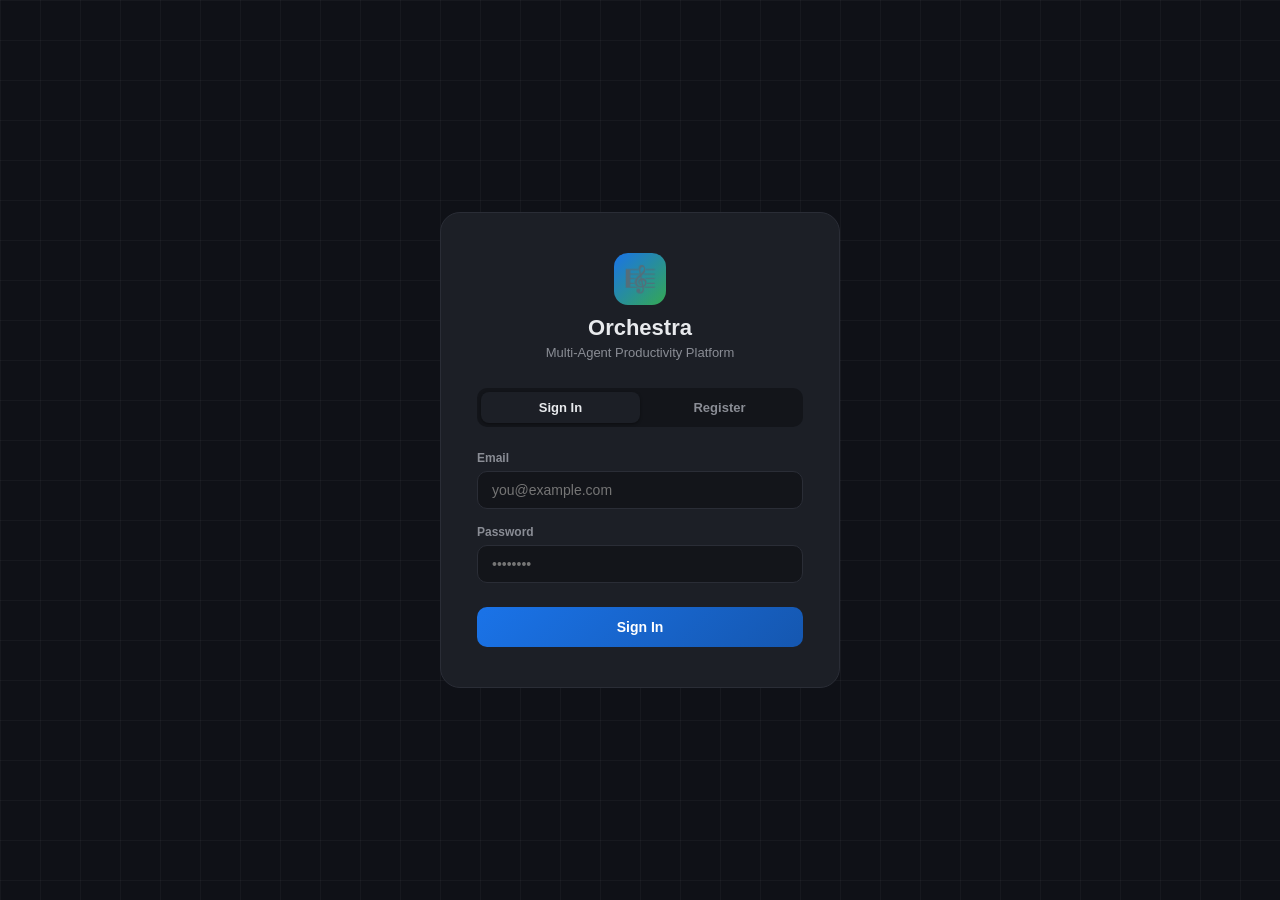
<file: frontend/login.html>
<!DOCTYPE html>
<html lang="en">
<head>
<meta charset="UTF-8">
<meta name="viewport" content="width=device-width, initial-scale=1.0">
<title>Orchestra — Sign In</title>
<style>
  *, *::before, *::after { box-sizing: border-box; margin: 0; padding: 0; }
  body {
    font-family: -apple-system, BlinkMacSystemFont, "Segoe UI", Roboto, sans-serif;
    background-color: #0f1117;
    background-image:
      linear-gradient(rgba(255,255,255,0.035) 1px, transparent 1px),
      linear-gradient(90deg, rgba(255,255,255,0.035) 1px, transparent 1px);
    background-size: 40px 40px;
    color: #e8eaed;
    min-height: 100vh;
    display: flex;
    align-items: center;
    justify-content: center;
  }
  .card {
    background: #1c1f26;
    border: 1px solid #2a2d36;
    border-radius: 20px;
    padding: 40px 36px;
    width: 100%;
    max-width: 400px;
  }
  .logo {
    text-align: center;
    margin-bottom: 28px;
  }
  .logo-icon {
    width: 52px; height: 52px;
    background: linear-gradient(135deg, #1a73e8, #34a853);
    border-radius: 14px;
    display: inline-flex;
    align-items: center;
    justify-content: center;
    font-size: 26px;
    margin-bottom: 10px;
  }
  .logo h1 { font-size: 22px; font-weight: 700; }
  .logo p  { font-size: 13px; color: #8a8d95; margin-top: 4px; }
  .tabs {
    display: flex;
    background: #13151a;
    border-radius: 10px;
    padding: 4px;
    margin-bottom: 24px;
  }
  .tab {
    flex: 1; text-align: center; padding: 8px;
    border-radius: 8px; font-size: 13px; font-weight: 600;
    cursor: pointer; color: #8a8d95; transition: all 0.15s;
    border: none; background: none;
  }
  .tab.active { background: #1c1f26; color: #e8eaed; box-shadow: 0 1px 3px rgba(0,0,0,0.4); }
  .form-group { margin-bottom: 16px; }
  label { display: block; font-size: 12px; font-weight: 600; color: #8a8d95; margin-bottom: 6px; }
  input {
    width: 100%; padding: 10px 14px;
    background: #13151a; border: 1px solid #2a2d36;
    border-radius: 10px; color: #e8eaed; font-size: 14px;
    outline: none; transition: border-color 0.15s;
  }
  input:focus { border-color: #1a73e8; }
  .btn {
    width: 100%; padding: 12px;
    background: linear-gradient(135deg, #1a73e8, #1557b0);
    color: white; border: none; border-radius: 10px;
    font-size: 14px; font-weight: 700; cursor: pointer;
    transition: opacity 0.15s; margin-top: 8px;
  }
  .btn:hover { opacity: 0.9; }
  .btn:disabled { opacity: 0.5; cursor: not-allowed; }
  .error {
    background: rgba(234, 67, 53, 0.1);
    border: 1px solid rgba(234, 67, 53, 0.3);
    border-radius: 8px; padding: 10px 14px;
    font-size: 12px; color: #f28b82;
    margin-bottom: 16px; display: none;
  }
</style>
</head>
<body>
<div class="card">
  <div class="logo">
    <div class="logo-icon">🎼</div>
    <h1>Orchestra</h1>
    <p>Multi-Agent Productivity Platform</p>
  </div>

  <div class="tabs">
    <button class="tab active" id="tab-login" onclick="showTab('login')">Sign In</button>
    <button class="tab"        id="tab-register" onclick="showTab('register')">Register</button>
  </div>

  <div id="error-box" class="error"></div>

  <!-- Login form -->
  <form id="form-login" onsubmit="handleLogin(event)">
    <div class="form-group">
      <label>Email</label>
      <input type="email" id="login-email" placeholder="you@example.com" required autocomplete="email">
    </div>
    <div class="form-group">
      <label>Password</label>
      <input type="password" id="login-password" placeholder="••••••••" required autocomplete="current-password">
    </div>
    <button type="submit" class="btn" id="login-btn">Sign In</button>
  </form>

  <!-- Register form -->
  <form id="form-register" style="display:none" onsubmit="handleRegister(event)">
    <div class="form-group">
      <label>Name</label>
      <input type="text" id="reg-name" placeholder="Your name" required autocomplete="name">
    </div>
    <div class="form-group">
      <label>Email</label>
      <input type="email" id="reg-email" placeholder="you@example.com" required autocomplete="email">
    </div>
    <div class="form-group">
      <label>Password</label>
      <input type="password" id="reg-password" placeholder="Min 8 characters" required minlength="8" autocomplete="new-password">
    </div>
    <button type="submit" class="btn" id="reg-btn">Create Account</button>
  </form>
</div>

<script>
  const API = window.location.origin;

  function showTab(tab) {
    document.getElementById('form-login').style.display    = tab === 'login'    ? '' : 'none';
    document.getElementById('form-register').style.display = tab === 'register' ? '' : 'none';
    document.getElementById('tab-login').classList.toggle('active',    tab === 'login');
    document.getElementById('tab-register').classList.toggle('active', tab === 'register');
    document.getElementById('error-box').style.display = 'none';
  }

  function showError(msg) {
    const el = document.getElementById('error-box');
    el.textContent = msg;
    el.style.display = 'block';
  }

  async function handleLogin(e) {
    e.preventDefault();
    const btn = document.getElementById('login-btn');
    btn.disabled = true; btn.textContent = 'Signing in…';
    document.getElementById('error-box').style.display = 'none';
    try {
      const res  = await fetch(`${API}/auth/login`, {
        method: 'POST',
        headers: { 'Content-Type': 'application/json' },
        body: JSON.stringify({
          email:    document.getElementById('login-email').value,
          password: document.getElementById('login-password').value,
        }),
      });
      const data = await res.json();
      if (!res.ok) throw new Error(data.detail || 'Login failed');
      localStorage.setItem('orch-session-token', data.token);
      localStorage.setItem('orch-user', JSON.stringify(data.user));
      localStorage.removeItem('orch-onboarded');
      window.location.href = '/';
    } catch (err) {
      showError(err.message);
      btn.disabled = false; btn.textContent = 'Sign In';
    }
  }

  async function handleRegister(e) {
    e.preventDefault();
    const btn = document.getElementById('reg-btn');
    btn.disabled = true; btn.textContent = 'Creating account…';
    document.getElementById('error-box').style.display = 'none';
    try {
      const res  = await fetch(`${API}/auth/register`, {
        method: 'POST',
        headers: { 'Content-Type': 'application/json' },
        body: JSON.stringify({
          name:     document.getElementById('reg-name').value,
          email:    document.getElementById('reg-email').value,
          password: document.getElementById('reg-password').value,
        }),
      });
      const data = await res.json();
      if (!res.ok) throw new Error(data.detail || 'Registration failed');
      localStorage.setItem('orch-session-token', data.token);
      localStorage.setItem('orch-user', JSON.stringify(data.user));
      localStorage.removeItem('orch-onboarded');
      window.location.href = '/';
    } catch (err) {
      showError(err.message);
      btn.disabled = false; btn.textContent = 'Create Account';
    }
  }

  // Already logged in? Go straight to dashboard.
  if (localStorage.getItem('orch-session-token')) {
    window.location.href = '/';
  }
</script>
</body>
</html>
</file>
